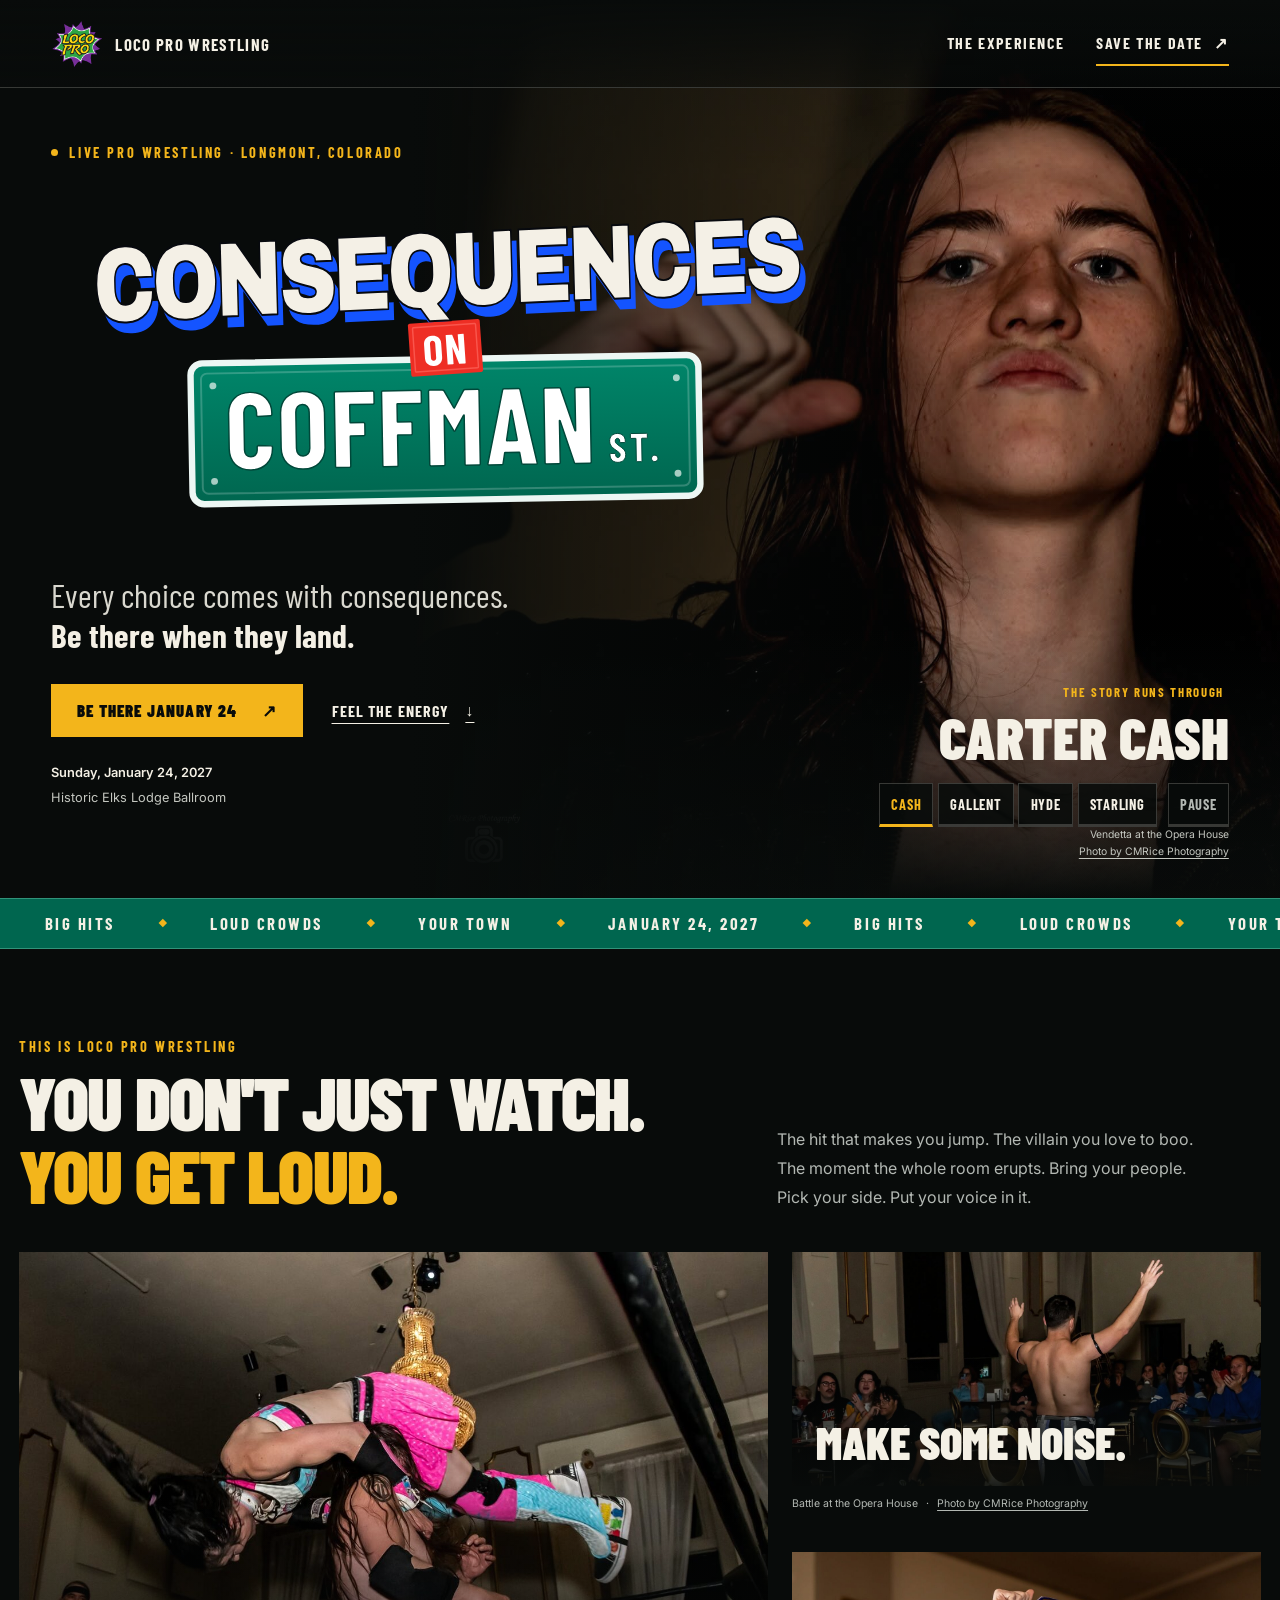
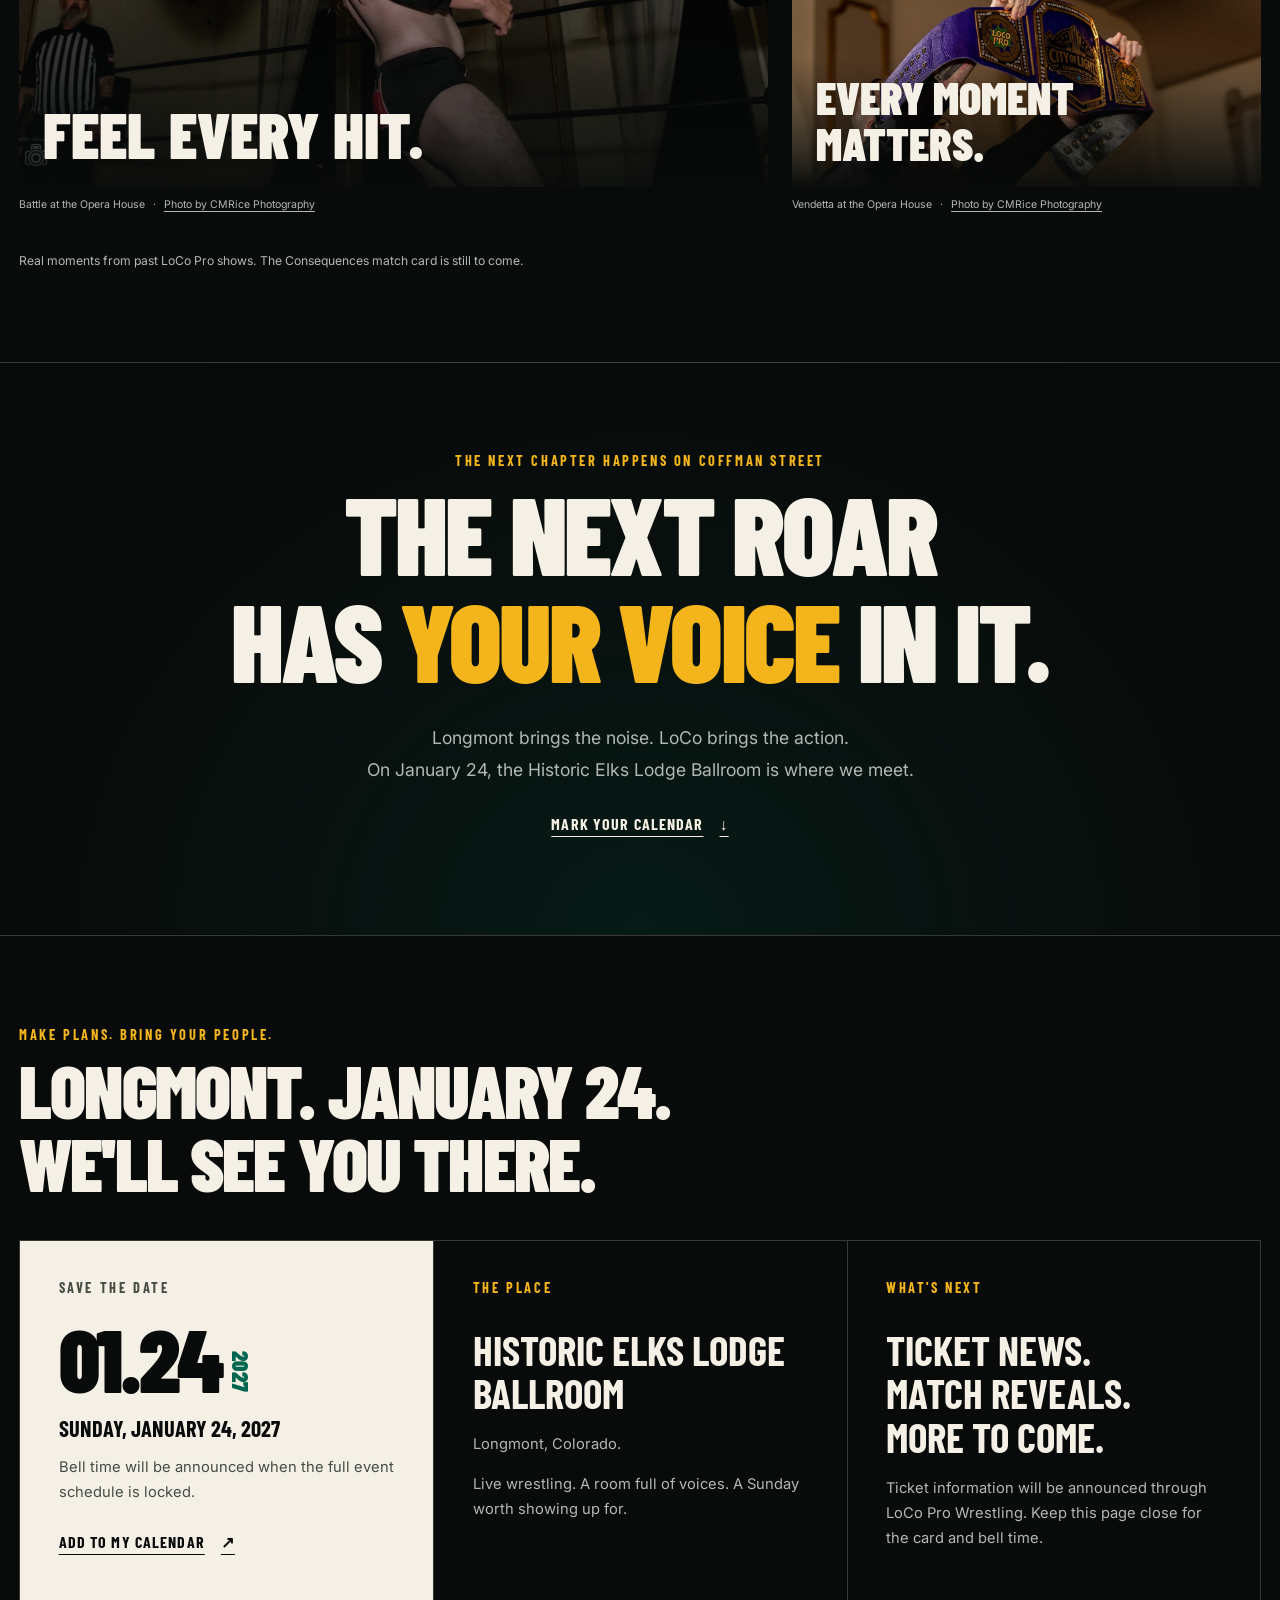
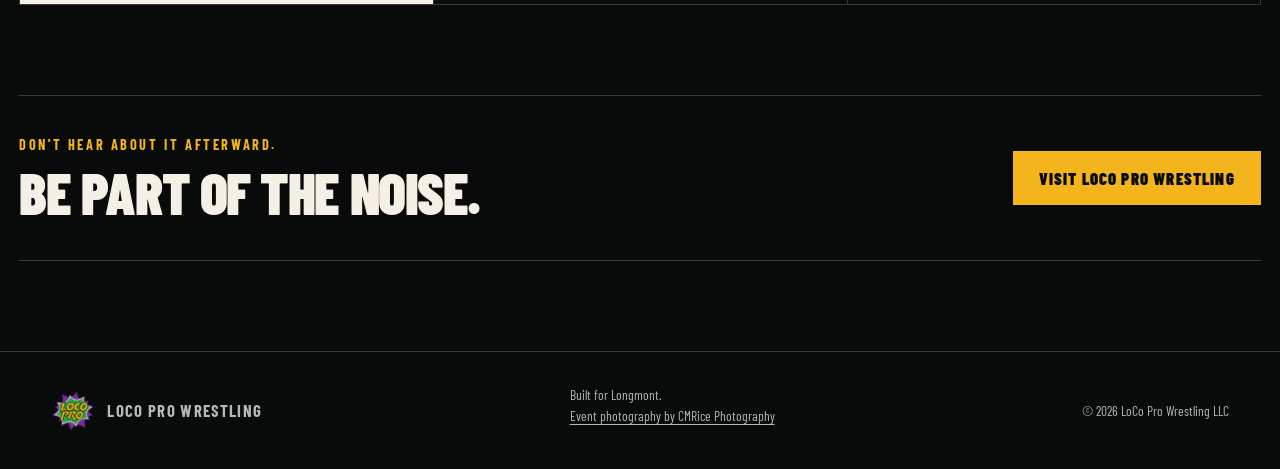
<file: index.html>
<!doctype html>
<html lang="en">
<head>
  <meta charset="utf-8" />
  <meta name="viewport" content="width=device-width, initial-scale=1" />
  <meta name="theme-color" content="#08090b" />
  <meta name="description" content="Big hits. Loud crowds. Your town. LoCo Pro Wrestling brings Consequences on Coffman Street to Longmont's Historic Elks Lodge Ballroom on Sunday, January 24, 2027. Ticket details coming soon." />
  <title>Consequences on Coffman Street | LoCo Pro Wrestling</title>
  <link rel="canonical" href="https://consequences.locopro.pw/" />
  <meta property="og:type" content="website" />
  <meta property="og:title" content="Consequences on Coffman Street | LoCo Pro Wrestling" />
  <meta property="og:description" content="Sunday, January 24, 2027 at the Historic Elks Lodge Ballroom in Longmont, Colorado. Every choice comes with consequences. Be there when they land." />
  <meta property="og:url" content="https://consequences.locopro.pw/" />
  <meta property="og:image" content="https://consequences.locopro.pw/webimages/branding/consequences-on-coffman-st.png" />
  <meta property="og:image:alt" content="Consequences on Coffman Street event logo with a green Coffman St. sign" />
  <meta name="twitter:card" content="summary_large_image" />
  <meta name="twitter:title" content="Consequences on Coffman Street" />
  <meta name="twitter:description" content="Sunday, January 24, 2027 at the Historic Elks Lodge Ballroom in Longmont, Colorado." />
  <meta name="twitter:image" content="https://consequences.locopro.pw/webimages/branding/consequences-on-coffman-st.png" />
  <link rel="icon" href="favicon.ico" sizes="any" />
  <link rel="icon" type="image/png" sizes="32x32" href="favicon-32x32.png" />
  <link rel="icon" type="image/png" sizes="16x16" href="favicon-16x16.png" />
  <link rel="apple-touch-icon" href="apple-touch-icon.png" />
  <link rel="preconnect" href="https://fonts.googleapis.com" />
  <link rel="preconnect" href="https://fonts.gstatic.com" crossorigin />
  <link href="https://fonts.googleapis.com/css2?family=Archivo+Black&family=Barlow+Condensed:ital,wght@0,400;0,600;0,700;0,900;1,700&family=Inter:wght@400;500;600&display=swap" rel="stylesheet" />
  <link rel="stylesheet" href="styles.css" />
  <script src="script.js" defer></script>
  <script type="application/ld+json">
  {
    "@context": "https://schema.org",
    "@type": "Event",
    "name": "Consequences on Coffman Street",
    "description": "A live professional wrestling event presented by LoCo Pro Wrestling.",
    "url": "https://consequences.locopro.pw/",
    "startDate": "2027-01-24",
    "eventStatus": "https://schema.org/EventScheduled",
    "eventAttendanceMode": "https://schema.org/OfflineEventAttendanceMode",
    "location": {
      "@type": "Place",
      "name": "Historic Elks Lodge Ballroom",
      "address": {
        "@type": "PostalAddress",
        "addressLocality": "Longmont",
        "addressRegion": "CO",
        "addressCountry": "US"
      }
    },
    "organizer": {
      "@type": "Organization",
      "name": "LoCo Pro Wrestling",
      "url": "https://mainpage.locopro.pw/"
    }
  }
  </script>
</head>
<body>
  <a class="skip-link" href="#main">Skip to content</a>

  <header class="site-header">
    <a class="brand" href="https://mainpage.locopro.pw/" aria-label="LoCo Pro Wrestling home">
      <img src="webimages/ui/logo-badge.png" width="52" height="52" alt="" />
      <span>LoCo Pro Wrestling</span>
    </a>
    <nav aria-label="Main navigation">
      <a class="header-link experience-link" href="#experience">The experience</a>
      <a class="header-link" href="#updates">Save the date <span aria-hidden="true">↗</span></a>
    </nav>
  </header>

  <main id="main">
    <section class="hero" aria-labelledby="event-title">
      <div class="hero-carousel" id="hero-carousel" role="region" aria-roledescription="carousel" aria-label="The four at the center of the story">
        <figure class="hero-photo hero-slide is-active" data-person="Carter Cash" role="group" aria-roledescription="slide" aria-label="1 of 4: Carter Cash" aria-hidden="false">
          <img src="webimages/cmr/carter-cash.jpg" width="2048" height="1367" fetchpriority="high" alt="Carter Cash gestures toward himself at Vendetta at the Opera House" />
          <figcaption class="hero-person"><span>The story runs through</span><strong>Carter Cash</strong></figcaption>
        </figure>
        <figure class="hero-photo hero-slide" data-person="Zeak Gallent" role="group" aria-roledescription="slide" aria-label="2 of 4: Zeak Gallent" aria-hidden="true">
          <img src="webimages/cmr/zeak-gallent.jpg" width="2048" height="1367" decoding="async" alt="Zeak Gallent holding the City of Lights Championship at Vendetta at the Opera House" />
          <figcaption class="hero-person"><span>The story runs through</span><strong>Zeak Gallent</strong></figcaption>
        </figure>
        <figure class="hero-photo hero-slide" data-person="Nicky Hyde" role="group" aria-roledescription="slide" aria-label="3 of 4: Nicky Hyde" aria-hidden="true">
          <img src="webimages/cmr/nicky-hyde.jpg" width="2048" height="1367" decoding="async" alt="Nicky Hyde in his black and gold mask at Vendetta at the Opera House" />
          <figcaption class="hero-person"><span>The story runs through</span><strong>Nicky Hyde</strong></figcaption>
        </figure>
        <figure class="hero-photo hero-slide" data-person="Adam Starling" role="group" aria-roledescription="slide" aria-label="4 of 4: Adam Starling" aria-hidden="true">
          <img src="webimages/cmr/adam-starling.jpg" width="2048" height="1367" decoding="async" alt="Adam Starling speaking into a microphone at Vendetta at the Opera House" />
          <figcaption class="hero-person"><span>The story runs through</span><strong>Adam Starling</strong></figcaption>
        </figure>
      </div>
      <div class="hero-inner">
        <p class="kicker"><span class="status-light" aria-hidden="true"></span> Live pro wrestling · Longmont, Colorado</p>
        <h1 id="event-title" class="event-logo-heading" aria-label="Consequences on Coffman Street">
          <img class="event-logo" src="webimages/branding/consequences-on-coffman-st.svg" width="1600" height="800" alt="Consequences on Coffman Street" />
        </h1>
        <p class="hero-line">Every choice comes with consequences.<br /><strong>Be there when they land.</strong></p>
        <div class="hero-actions">
          <a class="primary-button" href="#updates">Be there January 24 <span aria-hidden="true">↗</span></a>
          <a class="text-link" href="#experience">Feel the energy <span aria-hidden="true">↓</span></a>
        </div>
        <p class="hero-venue"><time datetime="2027-01-24">Sunday, January 24, 2027</time><br />Historic Elks Lodge Ballroom</p>
      </div>
      <div class="carousel-controls" role="group" aria-label="Choose a story photo" hidden>
        <button type="button" data-slide="0" aria-label="Show Carter Cash" aria-controls="hero-carousel" aria-pressed="true">Cash</button>
        <button type="button" data-slide="1" aria-label="Show Zeak Gallent" aria-controls="hero-carousel" aria-pressed="false">Gallent</button>
        <button type="button" data-slide="2" aria-label="Show Nicky Hyde" aria-controls="hero-carousel" aria-pressed="false">Hyde</button>
        <button type="button" data-slide="3" aria-label="Show Adam Starling" aria-controls="hero-carousel" aria-pressed="false">Starling</button>
        <button type="button" class="carousel-toggle" aria-label="Pause photo carousel" aria-controls="hero-carousel">Pause</button>
      </div>
      <p class="sr-only" id="carousel-announcement" aria-live="polite" aria-atomic="true"></p>
      <p class="hero-photo-credit">Vendetta at the Opera House<br /><a href="https://www.instagram.com/cmricephoto/">Photo by CMRice Photography</a></p>
    </section>

    <div class="ticker" aria-hidden="true">
      <div class="ticker-track">
        <span>Big hits</span><i></i><span>Loud crowds</span><i></i><span>Your town</span><i></i><span>January 24, 2027</span><i></i>
        <span>Big hits</span><i></i><span>Loud crowds</span><i></i><span>Your town</span><i></i><span>January 24, 2027</span><i></i>
      </div>
    </div>

    <section class="experience" id="experience" aria-labelledby="experience-title">
      <div class="experience-heading reveal">
        <div>
          <p class="section-label">This is LoCo Pro Wrestling</p>
          <h2 id="experience-title">You don't just watch.<br /><span>You get loud.</span></h2>
        </div>
        <p class="experience-intro">The hit that makes you jump. The villain you love to boo. The moment the whole room erupts. Bring your people. Pick your side. Put your voice in it.</p>
      </div>

      <div class="photo-grid">
        <figure class="photo-feature reveal">
          <div class="photo-frame">
            <img src="webimages/cmr/battle-upside-down-chandelier.jpg" width="1400" height="933" loading="lazy" decoding="async" alt="Two wrestlers collide in an overhead throw, photographed from ringside at Battle at the Opera House" />
            <span class="photo-tag">Feel every hit.</span>
          </div>
          <figcaption>Battle at the Opera House <span>·</span> <a href="https://www.instagram.com/cmricephoto/">Photo by CMRice Photography</a></figcaption>
        </figure>
        <figure class="photo-crowd reveal">
          <div class="photo-frame">
            <img src="webimages/cmr/battle-arms-raised-crowd.jpg" width="1400" height="933" loading="lazy" decoding="async" alt="Fans clap and cheer as a wrestler raises both arms beside them at Battle at the Opera House" />
            <span class="photo-tag">Make some noise.</span>
          </div>
          <figcaption>Battle at the Opera House <span>·</span> <a href="https://www.instagram.com/cmricephoto/">Photo by CMRice Photography</a></figcaption>
        </figure>
        <figure class="photo-gold reveal">
          <div class="photo-frame">
            <img src="webimages/cmr/vendetta-belt-overhead.jpg" width="1400" height="934" loading="lazy" decoding="async" alt="The City of Lights Championship held high at Vendetta at the Opera House" />
            <span class="photo-tag">Every moment matters.</span>
          </div>
          <figcaption>Vendetta at the Opera House <span>·</span> <a href="https://www.instagram.com/cmricephoto/">Photo by CMRice Photography</a></figcaption>
        </figure>
      </div>
      <p class="archive-note">Real moments from past LoCo Pro shows. The Consequences match card is still to come.</p>
    </section>

    <section class="statement reveal" aria-labelledby="next-chapter-title">
      <p class="section-label">The next chapter happens on Coffman Street</p>
      <h2 id="next-chapter-title">The next roar<br />has <em>your voice</em> in it.</h2>
      <p>Longmont brings the noise. LoCo brings the action.<br />On January 24, the Historic Elks Lodge Ballroom is where we meet.</p>
      <a class="text-link" href="#updates">Mark your calendar <span aria-hidden="true">↓</span></a>
    </section>

    <section class="updates" id="updates" aria-labelledby="updates-title">
      <div class="section-heading reveal">
        <p class="section-label">Make plans. Bring your people.</p>
        <h2 id="updates-title">Longmont. <span class="keep-together">January 24.</span><br />We'll see you there.</h2>
      </div>
      <div class="status-grid">
        <article class="status-card date-card reveal">
          <p class="card-label">Save the date</p>
          <span class="date-display" aria-hidden="true">01.24<span>2027</span></span>
          <h3><time datetime="2027-01-24">Sunday, January 24, 2027</time></h3>
          <p>Bell time will be announced when the full event schedule is locked.</p>
          <a class="calendar-link" href="consequences.ics" download>Add to my calendar <span aria-hidden="true">↗</span></a>
        </article>
        <article class="status-card reveal">
          <p class="card-label">The place</p>
          <h3>Historic Elks Lodge Ballroom</h3>
          <p>Longmont, Colorado.</p>
          <p>Live wrestling. A room full of voices. A Sunday worth showing up for.</p>
        </article>
        <article class="status-card reveal">
          <p class="card-label">What's next</p>
          <h3>Ticket news.<br /> Match reveals.<br /> More to come.</h3>
          <p>Ticket information will be announced through LoCo Pro Wrestling. Keep this page close for the card and bell time.</p>
        </article>
      </div>
    </section>

    <section class="watch reveal" aria-labelledby="watch-title">
      <div>
        <p class="section-label">Don't hear about it afterward.</p>
        <h2 id="watch-title">Be part of the noise.</h2>
      </div>
      <a class="secondary-button" href="https://mainpage.locopro.pw/">Visit LoCo Pro Wrestling</a>
    </section>
  </main>

  <footer>
    <a class="footer-brand" href="https://mainpage.locopro.pw/">
      <img src="webimages/ui/logo-badge.png" width="44" height="44" alt="" />
      <span>LoCo Pro Wrestling</span>
    </a>
    <p>Built for Longmont.<br /><a href="https://www.instagram.com/cmricephoto/">Event photography by CMRice Photography</a></p>
    <p>&copy; <span id="year">2026</span> LoCo Pro Wrestling LLC</p>
  </footer>
</body>
</html>
</file>
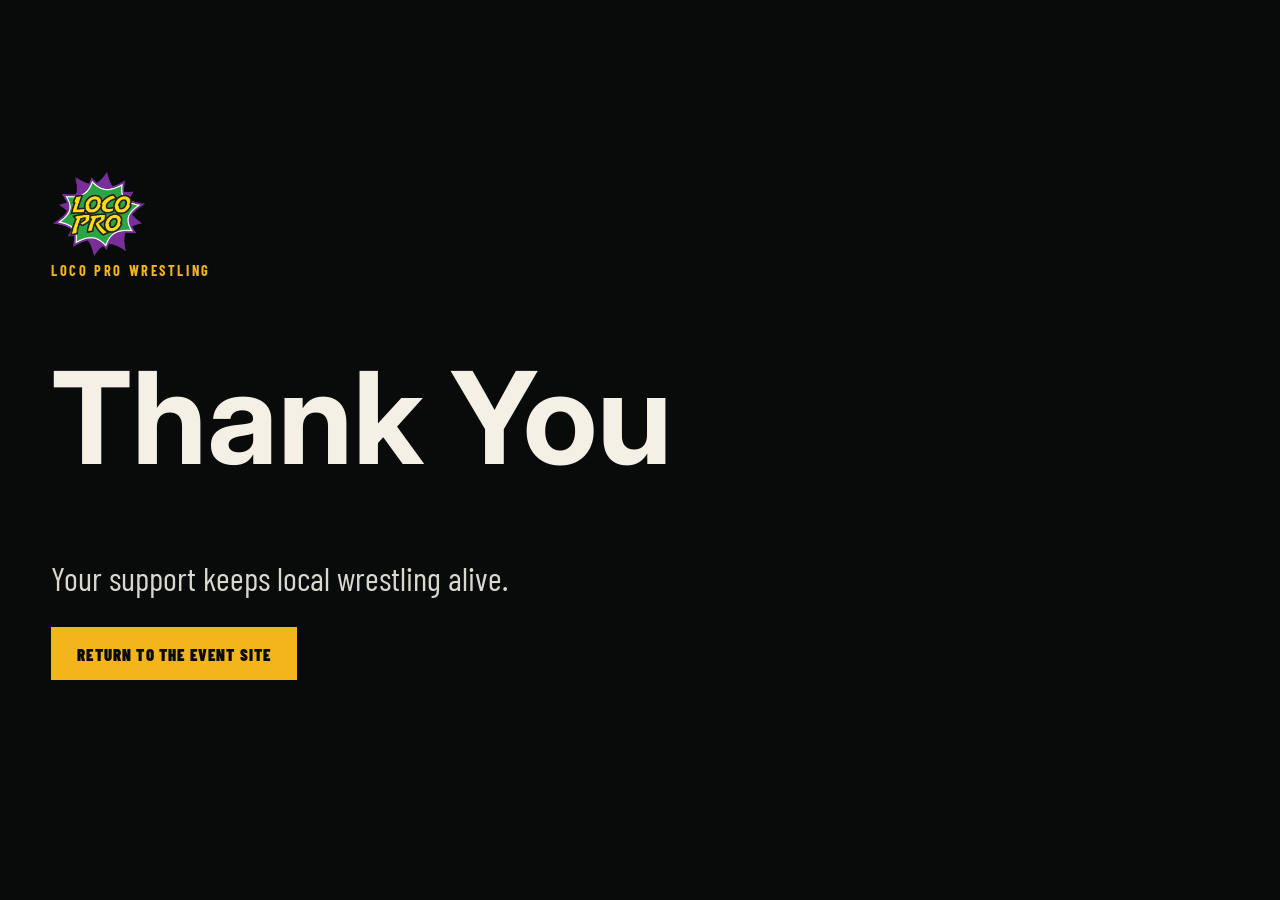
<file: thank-you.html>
<!doctype html>
<html lang="en">
<head>
  <meta charset="utf-8" />
  <meta name="viewport" content="width=device-width, initial-scale=1" />
  <meta name="robots" content="noindex" />
  <title>Thank You | Consequences on Coffman Street</title>
  <link rel="icon" href="favicon.ico" sizes="any" />
  <link rel="preconnect" href="https://fonts.googleapis.com" />
  <link rel="preconnect" href="https://fonts.gstatic.com" crossorigin />
  <link href="https://fonts.googleapis.com/css2?family=Barlow+Condensed:wght@600;700;900&family=Inter:wght@400;600&display=swap" rel="stylesheet" />
  <link rel="stylesheet" href="styles.css" />
</head>
<body>
  <main class="hero">
    <div class="street-grid" aria-hidden="true"></div>
    <div class="hero-inner">
      <img src="webimages/ui/logo-badge.png" width="96" height="96" alt="LoCo Pro Wrestling" />
      <p class="kicker">LoCo Pro Wrestling</p>
      <h1 style="font-size:clamp(4rem,12vw,8rem);line-height:.85">Thank You</h1>
      <p class="hero-line">Your support keeps local wrestling alive.</p>
      <a class="primary-button" href="./">Return to the event site</a>
    </div>
  </main>
</body>
</html>
</file>
<file: styles.css>
:root {
  --ink: #080b0a;
  --paper: #f4f0e5;
  --gold: #f3b51b;
  --green: #00866a;
  --muted: #b3b8b3;
  --line: rgba(244, 240, 229, 0.2);
}

* { box-sizing: border-box; }
html { scroll-behavior: smooth; }
body { margin: 0; background: var(--ink); color: var(--paper); font-family: "Inter", system-ui, sans-serif; }
a { color: inherit; }
img { display: block; max-width: 100%; }
.keep-together { white-space: nowrap; }
section[id] { scroll-margin-top: 2rem; }
a:focus-visible, button:focus-visible { outline: 3px solid var(--gold); outline-offset: 6px; }
.sr-only { position: absolute; width: 1px; height: 1px; padding: 0; margin: -1px; overflow: hidden; clip-path: inset(50%); white-space: nowrap; border: 0; }

.skip-link { position: fixed; left: 1rem; top: -5rem; z-index: 100; background: var(--paper); color: var(--ink); padding: 0.8rem 1rem; font-weight: 700; }
.skip-link:focus { top: 1rem; }
.site-header {
  position: absolute;
  inset: 0 0 auto;
  z-index: 10;
  display: flex;
  align-items: center;
  justify-content: space-between;
  gap: 1rem;
  padding: 1.1rem clamp(1.2rem, 4vw, 4.5rem);
  border-bottom: 1px solid var(--line);
  background: linear-gradient(var(--ink), rgba(8, 11, 10, 0.5));
}
.brand, .footer-brand {
  display: inline-flex;
  align-items: center;
  gap: 0.75rem;
  text-decoration: none;
  font-family: "Barlow Condensed", sans-serif;
  font-size: 1.05rem;
  font-weight: 700;
  letter-spacing: 0.08em;
  text-transform: uppercase;
}
.brand img, .footer-brand img { flex-shrink: 0; }
.site-header nav { display: flex; align-items: center; gap: 2rem; }
.header-link {
  display: inline-flex;
  gap: 0.7rem;
  align-items: center;
  min-height: 44px;
  border-bottom: 2px solid var(--gold);
  font-family: "Barlow Condensed", sans-serif;
  font-weight: 700;
  letter-spacing: 0.1em;
  text-decoration: none;
  text-transform: uppercase;
}
.experience-link { border-color: transparent; }

.hero {
  position: relative;
  isolation: isolate;
  min-height: 790px;
  display: flex;
  align-items: center;
  overflow: hidden;
  padding: 9rem clamp(1.2rem, 4vw, 4.5rem) 5.5rem;
}
.hero-carousel { position: absolute; z-index: -1; inset: 0 0 0 32%; touch-action: pan-y; }
.hero-photo { position: absolute; inset: 0; margin: 0; }
.hero-slide { opacity: 0; visibility: hidden; transition: opacity 800ms ease, visibility 800ms; }
.hero-slide.is-active { opacity: 1; visibility: visible; }
.hero-photo img { width: 100%; height: 100%; object-fit: cover; object-position: 0% 45%; }
.hero-photo[data-person="Adam Starling"] img { object-position: 20% 45%; }
.hero-photo[data-person="Zeak Gallent"] img { object-position: 30% 45%; }
.hero-photo::after {
  content: "";
  position: absolute;
  inset: 0;
  background: linear-gradient(90deg, var(--ink), rgba(8, 11, 10, 0.7) 18%, rgba(8, 11, 10, 0.05) 75%),
    linear-gradient(0deg, var(--ink), transparent 30%, transparent 80%, rgba(8, 11, 10, 0.35));
}
.hero-inner { width: min(930px, 67%); }
.kicker, .section-label, .card-label {
  margin: 0;
  color: var(--gold);
  font-family: "Barlow Condensed", sans-serif;
  font-size: 0.9rem;
  font-weight: 700;
  letter-spacing: 0.18em;
  text-transform: uppercase;
}
.kicker { display: flex; align-items: center; gap: 0.7rem; }
.status-light { width: 7px; height: 7px; flex-shrink: 0; background: var(--gold); border-radius: 50%; }
.event-logo-heading { width: 100%; margin: 0.6rem 0 -0.5rem; line-height: 0; }
.event-logo { width: 100%; height: auto; }
.hero-line { margin: 1.2rem 0 1.8rem; color: #d9d8cf; font-family: "Barlow Condensed", sans-serif; font-size: clamp(1.6rem, 2.6vw, 2.4rem); line-height: 1.18; }
.hero-line strong { color: var(--paper); font-weight: 700; }
.hero-actions { display: flex; align-items: center; flex-wrap: wrap; gap: 0.75rem 1.8rem; }
.hero-venue { margin: 1.5rem 0 0; color: #c4c7c0; font-size: 0.8rem; line-height: 1.9; }
.hero-venue time { color: var(--paper); font-weight: 600; }
.hero-photo-credit {
  position: absolute;
  bottom: 1.4rem;
  right: clamp(1.2rem, 4vw, 4.5rem);
  margin: 0;
  color: #c4c7c0;
  font-size: 0.65rem;
  line-height: 1.7;
  text-align: right;
}
.hero-photo-credit a { display: inline-block; min-height: 32px; text-underline-offset: 3px; }
.hero-person { position: absolute; z-index: 1; right: clamp(1.2rem, 4vw, 4.5rem); bottom: 8.2rem; padding: 0; text-align: right; color: var(--paper); }
.hero-person span { display: block; margin-bottom: 0.4rem; color: var(--gold); font-family: "Barlow Condensed", sans-serif; font-size: 0.8rem; font-weight: 700; letter-spacing: 0.13em; text-transform: uppercase; }
.hero-person strong { display: block; font-family: "Barlow Condensed", sans-serif; font-size: clamp(2.3rem, 4.5vw, 4.2rem); font-weight: 900; line-height: 1; text-transform: uppercase; }
.carousel-controls { position: absolute; z-index: 2; right: clamp(1.2rem, 4vw, 4.5rem); bottom: 4.4rem; display: flex; gap: 0.3rem; }
.carousel-controls[hidden] { display: none; }
.carousel-controls button { min-height: 44px; min-width: 44px; padding: 0.5rem 0.7rem; border: 1px solid var(--line); border-bottom: 3px solid var(--line); background: rgba(8, 11, 10, 0.86); color: var(--paper); font-family: "Barlow Condensed", sans-serif; font-size: 0.9rem; font-weight: 700; letter-spacing: 0.05em; text-transform: uppercase; cursor: pointer; }
.carousel-controls button:hover { border-color: var(--gold); }
.carousel-controls button[aria-pressed="true"] { color: var(--gold); border-bottom-color: var(--gold); }
.carousel-controls .carousel-toggle { min-width: 60px; margin-left: 0.4rem; color: var(--muted); }
.primary-button, .secondary-button {
  display: inline-flex;
  align-items: center;
  justify-content: center;
  gap: 1.5rem;
  min-height: 3.35rem;
  padding: 0.8rem 1.5rem;
  border: 2px solid var(--gold);
  background: var(--gold);
  color: var(--ink);
  font-family: "Barlow Condensed", sans-serif;
  font-size: 1.05rem;
  font-weight: 900;
  letter-spacing: 0.07em;
  text-decoration: none;
  text-transform: uppercase;
  transition: transform 180ms ease, background-color 180ms ease;
}
.primary-button:hover, .secondary-button:hover { background: #ffcc4b; transform: translateY(-3px); }
.text-link, .calendar-link {
  display: inline-flex;
  align-items: center;
  gap: 1rem;
  min-height: 44px;
  font-family: "Barlow Condensed", sans-serif;
  font-size: 1rem;
  font-weight: 700;
  letter-spacing: 0.07em;
  text-decoration-thickness: 1px;
  text-underline-offset: 6px;
  text-transform: uppercase;
}
.text-link:hover { color: var(--gold); }

.ticker { overflow: hidden; border-block: 1px solid #31937a; background: #00664f; }
.ticker-track {
  display: flex;
  align-items: center;
  width: max-content;
  padding: 0.9rem 0;
  animation: ticker 28s linear infinite;
  font-family: "Barlow Condensed", sans-serif;
  font-size: 1.05rem;
  font-weight: 700;
  letter-spacing: 0.15em;
  text-transform: uppercase;
}
.ticker-track span { padding-inline: 2.8rem; }
.ticker-track i { width: 0.35rem; height: 0.35rem; background: var(--gold); transform: rotate(45deg); }
@keyframes ticker { to { transform: translateX(-50%); } }

.experience, .updates, .watch { width: min(1280px, calc(100% - 2.4rem)); margin-inline: auto; }
.experience { padding-top: clamp(4rem, 7vw, 7rem); }
.experience-heading { display: grid; grid-template-columns: 1.5fr 1fr; align-items: end; gap: 2rem; margin-bottom: 2.5rem; }
h2 {
  margin: 0.7rem 0 0;
  font-family: "Barlow Condensed", sans-serif;
  font-size: clamp(2.8rem, 5.8vw, 5.8rem);
  font-weight: 900;
  letter-spacing: -0.025em;
  line-height: 0.98;
  text-transform: uppercase;
}
.experience-heading h2 span { color: var(--gold); }
.experience-intro { max-width: 430px; margin: 0; color: var(--muted); font-size: 1rem; line-height: 1.8; }
.photo-grid { display: grid; grid-template-columns: 1.6fr 1fr; gap: 1.5rem; }
.photo-grid figure { min-width: 0; margin: 0; }
.photo-feature { grid-row: span 2; display: flex; flex-direction: column; }
.photo-frame { position: relative; overflow: hidden; background: #141b17; }
.photo-feature .photo-frame { flex: 1; }
.photo-frame::after {
  content: "";
  position: absolute;
  inset: 45% 0 0;
  background: linear-gradient(transparent, rgba(8, 11, 10, 0.92));
  pointer-events: none;
}
.photo-frame img { width: 100%; height: auto; }
.photo-crowd .photo-frame, .photo-gold .photo-frame { aspect-ratio: 2; }
.photo-crowd img, .photo-gold img { height: 100%; object-fit: cover; }
.photo-feature img { height: 100%; object-fit: cover; object-position: 52% 50%; }
.photo-tag {
  position: absolute;
  z-index: 1;
  bottom: 1.3rem;
  left: 1.5rem;
  right: 1rem;
  font-family: "Barlow Condensed", sans-serif;
  font-size: clamp(1.8rem, 3.6vw, 3.4rem);
  font-weight: 900;
  line-height: 1;
  text-transform: uppercase;
}
.photo-feature .photo-tag { font-size: clamp(2.4rem, 5vw, 4.6rem); }
figcaption { padding-top: 0.65rem; color: #b3b8b3; font-size: 0.66rem; line-height: 1.5; }
figcaption span { padding-inline: 0.3rem; }
figcaption a { display: inline-block; min-height: 32px; text-underline-offset: 3px; }
.archive-note { margin: 1.4rem 0 0; color: var(--muted); font-size: 0.76rem; line-height: 1.7; }

.statement {
  position: relative;
  margin-block: clamp(4rem, 7vw, 7rem);
  padding: clamp(4rem, 7vw, 7rem) 1.2rem;
  border-block: 1px solid var(--line);
  text-align: center;
  background: radial-gradient(ellipse at 50% 100%, rgba(0, 134, 106, 0.13), transparent 65%);
}
.statement h2 { font-size: clamp(3.4rem, 8.5vw, 8rem); }
.statement h2 em { color: var(--gold); font-style: normal; }
.statement > p:not(.section-label) { margin: 1.8rem auto 1rem; color: var(--muted); font-size: clamp(0.95rem, 1.6vw, 1.1rem); line-height: 1.8; }

.updates { padding-bottom: clamp(4rem, 7vw, 7rem); }
.section-heading { margin-bottom: 2.5rem; }
.status-grid { display: grid; grid-template-columns: 1fr 1fr 1fr; border: 1px solid var(--line); }
.status-card { padding: clamp(1.5rem, 3vw, 2.5rem); min-width: 0; }
.status-card + .status-card { border-left: 1px solid var(--line); }
.status-card h3 { margin: 2rem 0 1.1rem; font-family: "Barlow Condensed", sans-serif; font-size: clamp(2rem, 3.2vw, 3rem); font-weight: 700; line-height: 1.06; text-transform: uppercase; }
.status-card > p:not(.card-label) { color: var(--muted); line-height: 1.7; font-size: 0.92rem; }
.date-card { color: var(--ink); background: var(--paper); }
.date-card .card-label, .date-card > p:not(.card-label) { color: #454d46; }
.date-display { display: block; margin-top: 1.3rem; font-family: "Barlow Condensed", sans-serif; font-size: clamp(4.8rem, 7vw, 6.5rem); font-weight: 900; letter-spacing: -0.035em; line-height: 0.9; }
.date-display span { display: inline-block; margin-left: 0.65rem; color: #00664f; font-size: 1.4rem; letter-spacing: 0.02em; writing-mode: vertical-rl; }
.date-card h3 { margin: 1.2rem 0 0.8rem; font-size: 1.4rem; }
.calendar-link:hover { color: #00664f; }

.watch { display: flex; align-items: center; justify-content: space-between; gap: 2rem; margin-bottom: clamp(4rem, 7vw, 7rem); padding-block: 2.5rem; border-block: 1px solid var(--line); }
.watch h2 { font-size: clamp(2.6rem, 4.5vw, 4.6rem); }
.watch .secondary-button { flex-shrink: 0; }
footer {
  display: flex;
  align-items: center;
  justify-content: space-between;
  gap: 2rem;
  padding: 2rem clamp(1.2rem, 4vw, 4.5rem);
  border-top: 1px solid var(--line);
  color: var(--muted);
  font-family: "Barlow Condensed", sans-serif;
  font-size: 0.85rem;
  line-height: 1.6;
}
footer p { margin: 0; }
footer p a { display: inline-block; min-height: 32px; text-underline-offset: 3px; }

.reveal { opacity: 1; transform: none; }
@media (prefers-reduced-motion: no-preference) {
  .js-reveal .reveal { opacity: 0; transform: translateY(24px); transition: opacity 650ms ease, transform 650ms ease; }
  .js-reveal .reveal.is-visible { opacity: 1; transform: none; }
}

@media (min-width: 1600px) {
  .hero { min-height: 880px; }
  .hero-inner { margin-left: max(0px, calc((100vw - 1500px) / 2)); }
}
@media (max-width: 960px) {
  .brand span { display: none; }
  .hero { min-height: 730px; }
  .hero-inner { width: 76%; }
  .hero-carousel { left: 24%; }
  .hero-person { bottom: 8rem; }
  .experience-heading { grid-template-columns: 1fr; gap: 1.5rem; }
  .experience-intro { max-width: 650px; }
  .photo-grid { grid-template-columns: 1fr 1fr; gap: 1rem; }
  .photo-feature { grid-column: 1 / -1; grid-row: auto; }
  .photo-feature img { height: auto; }
  .photo-crowd .photo-frame, .photo-gold .photo-frame { aspect-ratio: 1.5; }
  .status-grid { grid-template-columns: 1fr 1fr; }
  .status-card:last-child { grid-column: 1 / -1; border-left: 0; border-top: 1px solid var(--line); }
  .status-card:last-child h3 br { display: none; }
  .watch { align-items: flex-start; flex-direction: column; }
  footer { flex-wrap: wrap; }
}
@media (max-width: 600px) {
  .site-header { padding: 0.85rem 1.2rem; }
  .brand img { width: 44px; height: 44px; }
  .experience-link { display: none; }
  .hero { display: flex; flex-direction: column; align-items: stretch; min-height: 0; padding: 4.5rem 1.2rem 5.5rem; }
  .hero-carousel { position: relative; inset: auto; z-index: 0; order: 0; width: calc(100% + 2.4rem); height: auto; aspect-ratio: 1.15; margin: 0 -1.2rem; }
  .hero-photo img, .hero-photo[data-person] img { object-position: 50% 35%; }
  .hero-photo::after { background: linear-gradient(0deg, var(--ink), transparent 40%); }
  .hero-person { right: 1.2rem; bottom: 2.7rem; }
  .hero-person strong { font-size: 2.3rem; }
  .hero-person span { font-size: 0.7rem; }
  .carousel-controls { position: relative; order: 1; inset: auto; justify-content: space-between; gap: 0.2rem; margin-top: -1.6rem; margin-bottom: 1.3rem; }
  .carousel-controls button { padding-inline: 0.55rem; font-size: 0.8rem; }
  .carousel-controls .carousel-toggle { min-width: 48px; margin-left: 0.2rem; }
  .hero-inner { order: 2; width: 100%; margin-top: 0; }
  .kicker { font-size: 0.75rem; letter-spacing: 0.11em; }
  .event-logo-heading { width: 100%; margin: 0.8rem 0 -0.4rem; }
  .hero-line { margin-top: 1rem; font-size: 1.9rem; }
  .hero-actions { gap: 0.7rem 1.4rem; }
  .hero-actions .primary-button { width: 100%; }
  .hero-photo-credit { right: auto; left: 1.2rem; bottom: 0.65rem; text-align: left; font-size: 0.62rem; }
  .hero-venue { margin-top: 0.7rem; }
  .ticker-track span { padding-inline: 1.4rem; }
  .experience { padding-top: 3.5rem; }
  .experience-heading { margin-bottom: 2rem; }
  .experience-intro { font-size: 0.93rem; }
  .photo-grid { grid-template-columns: 1fr; gap: 1.4rem; }
  .photo-feature { grid-column: auto; }
  .photo-tag, .photo-feature .photo-tag { left: 1rem; bottom: 1rem; font-size: 2.2rem; }
  figcaption { font-size: 0.65rem; }
  .statement .section-label { max-width: 280px; margin-inline: auto; line-height: 1.5; }
  .statement h2 { font-size: clamp(2.4rem, 10.5vw, 3.5rem); }
  .status-grid { grid-template-columns: 1fr; }
  .status-card + .status-card { border-left: 0; border-top: 1px solid var(--line); }
  .status-card h3 { margin-top: 1rem; }
  .status-card:last-child { grid-column: auto; }
  .status-card:last-child h3 br { display: initial; }
  .date-display { font-size: 5.8rem; }
  footer { flex-direction: column; align-items: flex-start; gap: 1.25rem; }
}
@media (prefers-reduced-motion: reduce) {
  html { scroll-behavior: auto; }
  .ticker-track { animation: none; }
  .primary-button, .secondary-button { transition: none; }
  .hero-slide { transition: none; }
}
</file>
